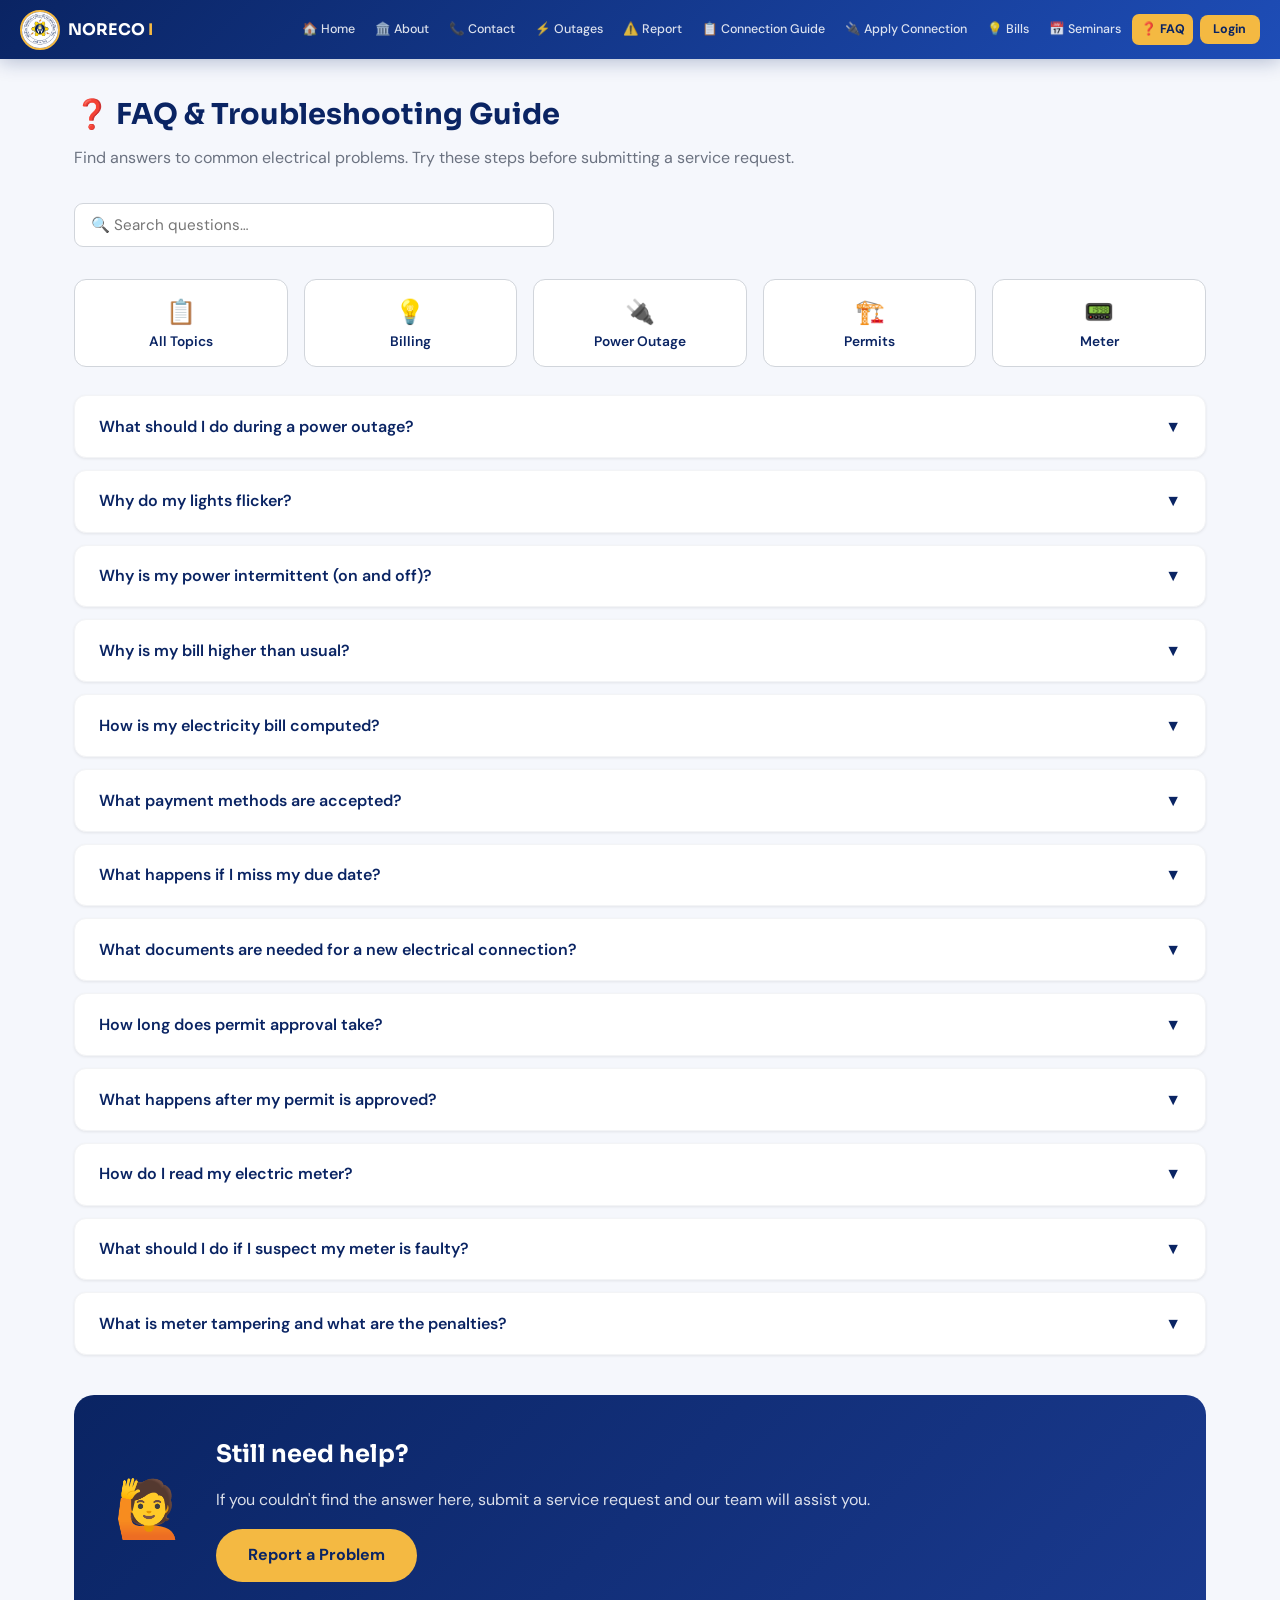
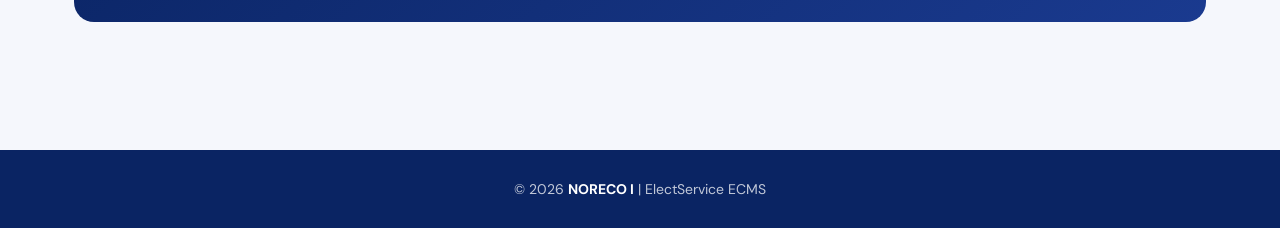
<file: faq.html>
<!DOCTYPE html>
<html lang="en">
<head>
  <meta charset="UTF-8">
  <meta name="viewport" content="width=device-width, initial-scale=1.0">
  <title>NORECO I – FAQ & Troubleshooting</title>
  <link rel="stylesheet" href="style.css">
</head>
<body>

<header>
  <a href="index.html" class="logo">
    <img src="assets/noreco-logo.jpeg" alt="NORECO I">
    <h2>NORECO <span>I</span></h2>
  </a>
  <nav>
    <a href="index.html">🏠 Home</a>
    <a href="about.html">🏛️ About</a>
    <a href="contact.html">📞 Contact</a>
    <a href="interruption.html">⚡ Outages</a>
    <a href="report.html">⚠️ Report</a>
 <a href="connection-guide.html"> 📋 Connection Guide</a>
       <a href="new-connection.html">🔌 Apply  Connection</a> <a href="bills.html">💡 Bills</a>
    <a href="seminar.html">📅 Seminars</a>
    <a href="faq.html">❓ FAQ</a>
    <a id="dashLink" href="dashboard.html" style="display:none">📊 Dashboard</a>
    <a id="adminLink" href="admin.html" style="display:none">🛡️ Admin</a>
    <a href="login.html" class="btn btn-gold" style="margin-left:.5rem" id="loginNavBtn">Login</a>
  </nav>
</header>

<div class="page-wrap">
  <h2 class="section-title">❓ FAQ & Troubleshooting Guide</h2>
  <p class="section-sub">Find answers to common electrical problems. Try these steps before submitting a service request.</p>

  <!-- Search -->
  <div class="form-group" style="max-width:480px;margin-bottom:2rem;">
    <input type="text" id="faqSearch" placeholder="🔍 Search questions…" oninput="filterFAQ()">
  </div>

  <!-- Categories -->
  <div class="action-strip" style="margin-bottom:1.75rem;">
    <button class="action-btn faq-cat-btn active" onclick="filterCat('all',this)">
      <span class="ab-icon">📋</span>All Topics
    </button>
    <button class="action-btn faq-cat-btn" onclick="filterCat('billing',this)">
      <span class="ab-icon">💡</span>Billing
    </button>
    <button class="action-btn faq-cat-btn" onclick="filterCat('outage',this)">
      <span class="ab-icon">🔌</span>Power Outage
    </button>
    <button class="action-btn faq-cat-btn" onclick="filterCat('permit',this)">
      <span class="ab-icon">🏗️</span>Permits
    </button>
    <button class="action-btn faq-cat-btn" onclick="filterCat('meter',this)">
      <span class="ab-icon">📟</span>Meter
    </button>
  </div>

  <div class="faq-list" id="faqList"></div>

  <!-- Still need help? -->
  <div class="about-strip" style="margin-top:2.5rem;">
    <span class="icon-big">🙋</span>
    <div>
      <h2>Still need help?</h2>
      <p>If you couldn't find the answer here, submit a service request and our team will assist you.</p>
      <a href="report.html" class="btn-primary" style="margin-top:1rem;display:inline-block;">Report a Problem</a>
    </div>
  </div>
</div>

<footer><p>&copy; 2026 <strong>NORECO I</strong> | ElectService ECMS</p></footer>
<script src="script.js"></script>
<script>
const faqs = [
  { cat:'outage', q:'What should I do during a power outage?', a:'First, check if your circuit breaker has tripped — reset it if needed. Check if your neighbors also have no power (if yes, it\'s a system-wide outage). Unplug sensitive appliances to prevent surge damage when power returns. If the outage persists after 2 hours, submit a report through our Report a Problem page.' },
  { cat:'outage', q:'Why do my lights flicker?', a:'Flickering lights are usually caused by loose wiring connections, a failing bulb, or voltage fluctuations. Try replacing the bulb first. If flickering continues across multiple fixtures or throughout the house, it may indicate a loose main connection — report it immediately as it can be a fire hazard.' },
  { cat:'outage', q:'Why is my power intermittent (on and off)?', a:'Intermittent power is commonly caused by a loose service drop connection, a failing meter socket, or issues with the distribution transformer in your area. Avoid using heavy appliances during this period. Submit a High urgency report so a technician can inspect your connection.' },
  { cat:'billing', q:'Why is my bill higher than usual?', a:'A sudden increase in your bill may be due to: added appliances or longer appliance usage, a malfunctioning appliance drawing extra power, a leaking electric water heater, or a possible meter issue. Review your appliance usage for the month. If you suspect a meter error, you may request a meter test at the NORECO I office.' },
  { cat:'billing', q:'How is my electricity bill computed?', a:'Your bill is based on kWh consumption (units used × rate per kWh) plus fixed charges such as distribution charge, transmission charge, system loss, taxes, and subsidies as mandated by ERC. The rate per kWh varies monthly based on generation costs. You can see a breakdown on your printed bill or at the office.' },
  { cat:'billing', q:'What payment methods are accepted?', a:'You can pay through GCash, Maya (PayMaya), BPI Online, UnionBank Online, or over the counter at the NORECO I office or authorized payment centers. Online payments through the ElectService portal are also accepted. Always keep your reference number as proof of payment.' },
  { cat:'billing', q:'What happens if I miss my due date?', a:'A surcharge (typically 2% of the unpaid amount) is added after the due date. If the bill remains unpaid after the disconnection notice period (usually 30 days), your service may be disconnected. You can still pay at the office to request reconnection, though a reconnection fee will apply.' },
  { cat:'permit', q:'What documents are needed for a new electrical connection?', a:'You will need: (1) Valid Government-issued ID, (2) Proof of property ownership or lease agreement, (3) Site development plan or electrical plan prepared by a licensed electrical engineer, (4) Barangay clearance. All documents can be uploaded through the Building Permit Application page.' },
  { cat:'permit', q:'How long does permit approval take?', a:'Standard processing takes 3–5 working days after complete document submission. Complex or commercial applications may take 7–10 days. You will receive an email notification once your permit is approved, rejected, or if additional documents are needed. Track your application status on the dashboard.' },
  { cat:'permit', q:'What happens after my permit is approved?', a:'Once approved, staff will schedule your electricity installation. A licensed NORECO I technician will be assigned to your property. You will be required to attend a safety seminar before installation day. Installation typically takes 1–3 days depending on the complexity of the connection.' },
  { cat:'meter', q:'How do I read my electric meter?', a:'For a digital meter, read the numbers from left to right ignoring the last red digit. Your monthly consumption is the current reading minus last month\'s reading. For an analog meter, read the dials from left to right — if the pointer is between two numbers, record the lower number.' },
  { cat:'meter', q:'What should I do if I suspect my meter is faulty?', a:'Do not attempt to tamper with or open the meter yourself — this is illegal. Instead, write down your current meter reading and take a photo. Submit a Meter Issue report through the Report a Problem page or visit the NORECO I office to request a formal meter test. A technician will inspect and replace the meter if defective.' },
  { cat:'meter', q:'What is meter tampering and what are the penalties?', a:'Meter tampering means illegally modifying the meter to reduce consumption readings. Under RA 7832 (Anti-Electricity Pilferage Act), this is punishable by imprisonment and fines. NORECO I conducts regular inspections. Report any suspected tampering in your area through our service request system.' },
];

let currentCat = 'all';

function renderFAQ(items) {
  const list = document.getElementById('faqList');
  if (!items.length) {
    list.innerHTML = '<p style="color:var(--gray-500);text-align:center;padding:2rem;">No results found. Try a different search term.</p>';
    return;
  }
  list.innerHTML = items.map((f, i) => `
    <div class="faq-item" id="faq${i}">
      <div class="faq-q" onclick="toggleFAQ('faq${i}')">
        <span>${f.q}</span>
        <span class="faq-arrow">▼</span>
      </div>
      <div class="faq-a">${f.a}</div>
    </div>
  `).join('');
}

function toggleFAQ(id) {
  const el = document.getElementById(id);
  el.classList.toggle('open');
}

function filterCat(cat, btn) {
  currentCat = cat;
  document.querySelectorAll('.faq-cat-btn').forEach(b => b.classList.remove('active'));
  btn.classList.add('active');
  applyFilters();
}

function filterFAQ() { applyFilters(); }

function applyFilters() {
  const q = document.getElementById('faqSearch').value.toLowerCase();
  let items = faqs;
  if (currentCat !== 'all') items = items.filter(f => f.cat === currentCat);
  if (q) items = items.filter(f => f.q.toLowerCase().includes(q) || f.a.toLowerCase().includes(q));
  renderFAQ(items);
}

renderFAQ(faqs);
</script>
</body>
</html>
</file>
<file: style.css>
@import url('https://fonts.googleapis.com/css2?family=DM+Sans:wght@300;400;500;600;700&family=Sora:wght@400;600;700;800&display=swap');
:root{--blue-deep:#0a2463;--blue-mid:#1e4db7;--blue-bright:#3a86ff;--blue-light:#e8f0fe;--gold:#f4b942;--gold-dark:#d4981e;--green:#22c55e;--red:#ef4444;--gray-700:#374151;--gray-500:#6b7280;--gray-300:#d1d5db;--gray-100:#f3f4f6;--white:#ffffff;--shadow-sm:0 1px 3px rgba(0,0,0,.08);--shadow-md:0 4px 16px rgba(10,36,99,.12);--shadow-lg:0 12px 40px rgba(10,36,99,.18);--radius:12px;--radius-lg:20px}
*,*::before,*::after{margin:0;padding:0;box-sizing:border-box}html{scroll-behavior:smooth}
body{font-family:'DM Sans',sans-serif;color:var(--gray-700);background:#f5f7fc;line-height:1.6}
header{position:sticky;top:0;z-index:100;background:linear-gradient(135deg,var(--blue-deep) 0%,var(--blue-mid) 100%);display:flex;align-items:center;justify-content:space-between;padding:.6rem 1.25rem;box-shadow:0 2px 20px rgba(10,36,99,.3)}
.logo{display:flex;align-items:center;gap:.5rem;text-decoration:none;flex-shrink:0}
.logo img{width:40px;height:40px;border-radius:50%;border:2px solid var(--gold);object-fit:cover;background:#fff}
.logo h2{font-family:'Sora',sans-serif;color:var(--white);font-size:1rem;font-weight:700;margin:0}
.logo span{color:var(--gold)}
nav{display:flex;align-items:center;gap:.15rem;flex-wrap:nowrap;overflow:visible}
nav a{color:rgba(255,255,255,.85);text-decoration:none;font-size:.78rem;font-weight:500;padding:.35rem .55rem;border-radius:7px;transition:all .2s;display:flex;align-items:center;gap:.25rem;white-space:nowrap}
nav a:hover{background:rgba(255,255,255,.15);color:var(--white)}
nav a.active{background:var(--gold);color:var(--blue-deep);font-weight:700}nav .btn-gold{padding:.3rem .85rem!important;font-size:.78rem!important;margin-left:.25rem!important}
/* ── DROPDOWN ── */
.nav-dropdown{position:relative;display:flex;align-items:center;}
.nav-dropdown-btn{color:rgba(255,255,255,.85);font-size:.78rem;font-weight:500;padding:.35rem .55rem;border-radius:7px;transition:all .2s;display:flex;align-items:center;gap:.25rem;white-space:nowrap;cursor:pointer;background:none;border:none;font-family:inherit;}
.nav-dropdown-btn:hover,.nav-dropdown:hover .nav-dropdown-btn{background:rgba(255,255,255,.15);color:#fff;}
.nav-dropdown-btn::after{content:'▾';font-size:.65rem;opacity:.7;margin-left:.1rem;}
.nav-dropdown-menu{display:none;position:absolute;top:calc(100% + .5rem);left:0;background:#fff;border:1px solid #e2e8f0;border-radius:12px;box-shadow:0 12px 40px rgba(0,0,0,.18);min-width:215px;z-index:9999;overflow:hidden;padding:.4rem 0;}
.nav-dropdown:hover .nav-dropdown-menu{display:block;}
.nav-dropdown-menu a{display:flex;align-items:center;gap:.6rem;padding:.65rem 1.1rem;font-size:.82rem;font-weight:500;color:#1e293b;text-decoration:none;transition:.15s;white-space:nowrap;}
.nav-dropdown-menu a:hover{background:#f1f5f9;color:#002060;}
.nav-dropdown-menu a .dd-icon{font-size:1rem;width:22px;text-align:center;flex-shrink:0;}
.nav-dropdown-divider{height:1px;background:#f1f5f9;margin:.3rem 0;}
.menu-toggle{display:none;background:none;border:none;cursor:pointer;padding:.4rem;flex-direction:column;gap:5px}
.menu-toggle span{display:block;width:24px;height:2px;background:var(--white);border-radius:2px;transition:all .3s}
.menu-toggle.open span:nth-child(1){transform:rotate(45deg) translate(5px,5px)}
.menu-toggle.open span:nth-child(2){opacity:0}
.menu-toggle.open span:nth-child(3){transform:rotate(-45deg) translate(5px,-5px)}
.page-wrap{max-width:1180px;margin:0 auto;padding:2rem 1.5rem}
.hero{position:relative;border-radius:var(--radius-lg);overflow:hidden;margin-bottom:3rem;min-height:400px;background:linear-gradient(135deg,var(--blue-deep) 0%,#1a5276 60%,#0d6efd 100%);display:flex;align-items:center}
.hero-bg{position:absolute;inset:0;background:url('assets/banner.jpg') center/cover no-repeat;opacity:.18}
.hero-content{position:relative;z-index:2;padding:3rem 4rem;color:var(--white)}
.hero-badge{display:inline-block;background:var(--gold);color:var(--blue-deep);font-size:.75rem;font-weight:700;letter-spacing:.08em;text-transform:uppercase;padding:.3rem .8rem;border-radius:50px;margin-bottom:1rem}
.hero-content h1{font-family:'Sora',sans-serif;font-size:2.3rem;font-weight:800;line-height:1.15;margin-bottom:1rem;max-width:560px}
.hero-content p{font-size:1rem;opacity:.85;margin-bottom:2rem;max-width:460px}
.hero-btns{display:flex;gap:1rem;flex-wrap:wrap}
.btn-primary{background:var(--gold);color:var(--blue-deep);font-weight:700;padding:.85rem 2rem;border-radius:50px;border:none;cursor:pointer;font-size:1rem;font-family:'DM Sans',sans-serif;transition:all .2s;text-decoration:none;display:inline-block}
.btn-primary:hover{background:var(--gold-dark);transform:translateY(-2px);box-shadow:0 8px 24px rgba(244,185,66,.4)}
.btn-outline{background:transparent;color:var(--white);border:2px solid rgba(255,255,255,.5);padding:.85rem 2rem;border-radius:50px;cursor:pointer;font-size:1rem;font-family:'DM Sans',sans-serif;font-weight:600;transition:all .2s;text-decoration:none;display:inline-block}
.btn-outline:hover{border-color:var(--white);background:rgba(255,255,255,.1)}
.section-title{font-family:'Sora',sans-serif;font-size:1.8rem;font-weight:700;color:var(--blue-deep);margin-bottom:.5rem}
.section-sub{color:var(--gray-500);margin-bottom:2rem}
.services-grid{display:grid;grid-template-columns:repeat(auto-fit,minmax(230px,1fr));gap:1.25rem;margin-bottom:3rem}
.svc-card{background:var(--white);border-radius:var(--radius);padding:1.75rem 1.5rem;box-shadow:var(--shadow-sm);border:1px solid var(--gray-100);transition:all .3s;cursor:pointer;text-decoration:none;color:inherit;display:block}
.svc-card:hover{transform:translateY(-6px);box-shadow:var(--shadow-lg);border-color:var(--blue-bright)}
.svc-icon{font-size:2.4rem;margin-bottom:1rem;display:block}
.svc-card h3{font-family:'Sora',sans-serif;color:var(--blue-deep);font-size:1rem;margin-bottom:.5rem}
.svc-card p{font-size:.88rem;color:var(--gray-500)}
.svc-arrow{color:var(--blue-bright);font-size:1.1rem;margin-top:.75rem;display:block}
.about-strip{background:linear-gradient(135deg,var(--blue-deep),#1a3a8f);color:var(--white);border-radius:var(--radius-lg);padding:2.5rem;margin-bottom:3rem;display:flex;gap:2rem;align-items:center;flex-wrap:wrap}
.about-strip .icon-big{font-size:3.5rem;flex-shrink:0}
.about-strip h2{font-family:'Sora',sans-serif;font-size:1.5rem;margin-bottom:.75rem}
.about-strip p{opacity:.85;line-height:1.7}
.stats-grid{display:grid;grid-template-columns:repeat(auto-fit,minmax(190px,1fr));gap:1.25rem;margin-bottom:2rem}
.stat-card{background:var(--white);border-radius:var(--radius);padding:1.5rem;box-shadow:var(--shadow-sm);border-left:4px solid var(--blue-bright)}
.stat-card.gold{border-left-color:var(--gold)}.stat-card.green{border-left-color:var(--green)}.stat-card.red{border-left-color:var(--red)}
.stat-label{font-size:.8rem;color:var(--gray-500);text-transform:uppercase;letter-spacing:.06em;font-weight:600;margin-bottom:.4rem}
.stat-number{font-family:'Sora',sans-serif;font-size:1.9rem;font-weight:800;color:var(--blue-deep)}
.table-wrap{background:var(--white);border-radius:var(--radius);overflow:hidden;box-shadow:var(--shadow-sm);margin-bottom:2rem;overflow-x:auto}
.table-head{padding:1.1rem 1.5rem;border-bottom:1px solid var(--gray-100);display:flex;align-items:center;justify-content:space-between;flex-wrap:wrap;gap:.5rem}
.table-head h3{font-family:'Sora',sans-serif;color:var(--blue-deep);font-size:1rem}
table{width:100%;border-collapse:collapse;min-width:480px}
thead tr{background:var(--blue-deep)}
thead th{color:var(--white);padding:.85rem 1rem;text-align:left;font-size:.78rem;font-weight:600;letter-spacing:.05em;text-transform:uppercase;white-space:nowrap}
tbody tr{border-bottom:1px solid var(--gray-100);transition:background .15s}
tbody tr:hover{background:var(--blue-light)}
tbody tr:last-child{border-bottom:none}
td{padding:.8rem 1rem;font-size:.86rem;color:var(--gray-700)}
.badge{display:inline-block;padding:.22rem .65rem;border-radius:50px;font-size:.74rem;font-weight:700;text-transform:uppercase;letter-spacing:.04em}
.badge.paid{background:#dcfce7;color:#166534}.badge.pending{background:#fef9c3;color:#854d0e}
.badge.overdue{background:#fee2e2;color:#991b1b}.badge.approved{background:#dcfce7;color:#166534}
.badge.rejected{background:#fee2e2;color:#991b1b}.badge.review{background:#dbeafe;color:#1e40af}
.badge.scheduled{background:#f3e8ff;color:#6b21a8}
.btn{display:inline-flex;align-items:center;gap:.4rem;padding:.55rem 1.1rem;border-radius:8px;border:none;cursor:pointer;font-family:'DM Sans',sans-serif;font-size:.875rem;font-weight:600;transition:all .2s;text-decoration:none}
.btn-blue{background:var(--blue-mid);color:var(--white)}.btn-blue:hover{background:var(--blue-deep)}
.btn-green{background:var(--green);color:var(--white)}.btn-green:hover{background:#16a34a}
.btn-red{background:var(--red);color:var(--white)}.btn-red:hover{background:#dc2626}
.btn-ghost{background:var(--gray-100);color:var(--gray-700)}.btn-ghost:hover{background:var(--gray-300)}
.btn-gold{background:var(--gold);color:var(--blue-deep);font-weight:700}.btn-gold:hover{background:var(--gold-dark)}
.btn-full{width:100%;justify-content:center;padding:.85rem;font-size:1rem;border-radius:10px}
.pay-btn{background:var(--green);color:var(--white);border:none;padding:.45rem 1rem;border-radius:7px;font-weight:600;font-size:.85rem;cursor:pointer;transition:all .2s}
.pay-btn:hover{background:#16a34a;transform:translateY(-1px)}
.small-btn{background:var(--blue-mid);color:var(--white);border:none;padding:.32rem .75rem;border-radius:6px;font-size:.76rem;font-weight:600;cursor:pointer;margin:.12rem;transition:background .2s;white-space:nowrap}
.small-btn:hover{background:var(--blue-deep)}.small-btn.danger{background:var(--red)}.small-btn.danger:hover{background:#dc2626}.small-btn.success{background:var(--green)}.small-btn.success:hover{background:#16a34a}
.form-card{background:var(--white);border-radius:var(--radius-lg);padding:2.5rem;box-shadow:var(--shadow-md);max-width:720px;margin:0 auto}
.form-title{font-family:'Sora',sans-serif;font-size:1.5rem;font-weight:700;color:var(--blue-deep);margin-bottom:.4rem}
.form-subtitle{color:var(--gray-500);margin-bottom:2rem;font-size:.95rem}
.form-info{background:var(--blue-light);padding:1rem 1.25rem;border-radius:9px;margin-bottom:1.75rem;border-left:4px solid var(--blue-bright);font-size:.9rem;color:var(--blue-mid)}
.form-row{display:grid;grid-template-columns:1fr 1fr;gap:1.25rem}
.form-group{margin-bottom:1.25rem}
.form-group label{display:block;font-weight:600;font-size:.875rem;color:var(--blue-deep);margin-bottom:.4rem}
.form-group input,.form-group textarea,.form-group select{width:100%;padding:.7rem 1rem;border:1.5px solid var(--gray-300);border-radius:9px;font-family:'DM Sans',sans-serif;font-size:.95rem;color:var(--gray-700);transition:border-color .2s,box-shadow .2s;background:var(--white)}
.form-group input:focus,.form-group textarea:focus,.form-group select:focus{outline:none;border-color:var(--blue-bright);box-shadow:0 0 0 3px rgba(58,134,255,.15)}
.form-group textarea{resize:vertical;min-height:90px}
.form-group input[type="file"]{padding:.5rem;background:var(--gray-100)}
span.error{color:var(--red);font-size:.8rem;margin-top:.25rem;display:block}
.success-box{background:#f0fdf4;border:1px solid #bbf7d0;color:#166534;padding:1.5rem;border-radius:var(--radius);margin-top:1.5rem}
.success-box h3{font-family:'Sora',sans-serif;margin-bottom:.5rem}
.hidden{display:none !important}
.bill-summary-bar{background:linear-gradient(135deg,var(--blue-deep),var(--blue-mid));color:var(--white);border-radius:var(--radius);padding:1.5rem 2rem;display:flex;gap:2rem;flex-wrap:wrap;align-items:center;margin-bottom:2rem}
.bill-summary-bar .sum-item{flex:1;min-width:130px}
.bill-summary-bar .sum-label{font-size:.78rem;opacity:.75;text-transform:uppercase;letter-spacing:.06em}
.bill-summary-bar .sum-value{font-family:'Sora',sans-serif;font-size:1.4rem;font-weight:700}
.action-strip{display:flex;gap:1rem;flex-wrap:wrap;margin-bottom:2rem}
.action-btn{flex:1;min-width:130px;background:var(--white);border:1.5px solid var(--gray-300);border-radius:var(--radius);padding:1rem .9rem;cursor:pointer;text-align:center;font-family:'DM Sans',sans-serif;font-size:.86rem;font-weight:600;color:var(--blue-deep);transition:all .2s}
.action-btn:hover{border-color:var(--blue-bright);background:var(--blue-light);transform:translateY(-2px);box-shadow:var(--shadow-md)}
.action-btn.active-tab{border-color:var(--blue-mid);background:var(--blue-light)}
.action-btn .ab-icon{font-size:1.5rem;display:block;margin-bottom:.3rem}
.login-page{min-height:100vh;background:linear-gradient(135deg,var(--blue-deep),#1a4db7);display:flex;align-items:center;justify-content:center;padding:2rem;position:relative;overflow:hidden}
.login-page::before{content:'';position:absolute;inset:0;background:radial-gradient(ellipse at 20% 50%,rgba(244,185,66,.08) 0%,transparent 60%),radial-gradient(ellipse at 80% 20%,rgba(58,134,255,.1) 0%,transparent 50%)}
.login-card{background:var(--white);border-radius:var(--radius-lg);padding:2.5rem;width:100%;max-width:440px;box-shadow:var(--shadow-lg);position:relative;z-index:1}
.login-logo{text-align:center;margin-bottom:1.75rem}
.login-logo img{width:88px;height:88px;border-radius:50%;border:3px solid var(--gold);object-fit:cover;background:#fff}
.login-logo h2{font-family:'Sora',sans-serif;color:var(--blue-deep);font-size:1.5rem;margin:.5rem 0 .2rem}
.login-logo p{color:var(--gray-500);font-size:.88rem}
.role-tabs{display:flex;gap:.5rem;margin-bottom:1.75rem;background:var(--gray-100);border-radius:9px;padding:.35rem}
.role-tab{flex:1;padding:.5rem;border:none;border-radius:7px;font-family:'DM Sans',sans-serif;font-size:.85rem;font-weight:600;cursor:pointer;transition:all .2s;color:var(--gray-500);background:transparent}
.role-tab.active{background:var(--white);color:var(--blue-deep);box-shadow:var(--shadow-sm)}
.forgot-link{text-align:right;margin-top:-.5rem;margin-bottom:1.25rem}
.forgot-link a{font-size:.85rem;color:var(--blue-bright);text-decoration:none}
.signup-link{text-align:center;margin-top:1.25rem;font-size:.88rem;color:var(--gray-500)}
.signup-link a{color:var(--blue-bright);text-decoration:none;font-weight:600}
.access-denied{background:#fee2e2;border:1px solid #fecaca;border-radius:var(--radius);padding:3rem;text-align:center;margin:2rem auto;max-width:500px}
.access-denied h2{font-family:'Sora',sans-serif;color:var(--red);margin-bottom:.75rem}
.access-denied p{color:#7f1d1d;margin-bottom:1.5rem}
.problem-grid{display:grid;grid-template-columns:repeat(auto-fit,minmax(140px,1fr));gap:.9rem;margin-bottom:1.5rem}
.problem-type-btn{background:var(--white);border:2px solid var(--gray-300);border-radius:var(--radius);padding:1rem .9rem;cursor:pointer;text-align:center;transition:all .2s;font-family:'DM Sans',sans-serif}
.problem-type-btn:hover,.problem-type-btn.selected{border-color:var(--blue-bright);background:var(--blue-light)}
.problem-type-btn .pt-icon{font-size:1.8rem;display:block;margin-bottom:.4rem}
.problem-type-btn span{font-size:.83rem;font-weight:600;color:var(--blue-deep)}
.faq-list{display:flex;flex-direction:column;gap:.75rem}
.faq-item{background:var(--white);border-radius:var(--radius);border:1px solid var(--gray-100);overflow:hidden;box-shadow:var(--shadow-sm)}
.faq-q{display:flex;justify-content:space-between;align-items:center;padding:1.1rem 1.5rem;cursor:pointer;font-weight:600;color:var(--blue-deep);transition:background .2s}
.faq-q:hover{background:var(--blue-light)}
.faq-q .faq-arrow{transition:transform .3s;font-size:1rem}
.faq-item.open .faq-arrow{transform:rotate(180deg)}
.faq-a{padding:0 1.5rem;max-height:0;overflow:hidden;transition:all .35s ease;color:var(--gray-700);font-size:.92rem;line-height:1.7}
.faq-item.open .faq-a{padding:1rem 1.5rem;max-height:400px}
.seminar-cards{display:grid;grid-template-columns:repeat(auto-fit,minmax(260px,1fr));gap:1.25rem;margin-bottom:2rem}
.seminar-card{background:var(--white);border-radius:var(--radius);padding:1.5rem;box-shadow:var(--shadow-sm);border:1.5px solid var(--gray-100);transition:all .25s}
.seminar-card:hover{border-color:var(--blue-bright);box-shadow:var(--shadow-md)}
.seminar-date{display:inline-block;background:var(--blue-deep);color:var(--white);font-size:.78rem;font-weight:700;padding:.3rem .75rem;border-radius:50px;margin-bottom:.75rem}
.seminar-card h3{font-family:'Sora',sans-serif;color:var(--blue-deep);margin-bottom:.4rem;font-size:1rem}
.seminar-card p{font-size:.88rem;color:var(--gray-500);margin-bottom:1rem}
.seminar-meta{display:flex;gap:.9rem;font-size:.82rem;color:var(--gray-500);margin-bottom:.75rem;flex-wrap:wrap}
.seminar-meta span{display:flex;align-items:center;gap:.3rem}
.star-rating{display:flex;gap:.35rem;flex-direction:row-reverse;justify-content:flex-end}
.star-rating label{font-size:1.75rem;cursor:pointer;color:var(--gray-300);transition:color .15s}
.star-rating input[type="radio"]{display:none}
.star-rating label:hover,.star-rating label:hover~label,.star-rating input:checked~label{color:var(--gold)}
.toast{position:fixed;bottom:2rem;right:2rem;z-index:9999;padding:1rem 1.5rem;border-radius:var(--radius);font-weight:600;font-size:.9rem;box-shadow:var(--shadow-lg);animation:slideInToast .3s ease;max-width:340px;display:flex;align-items:center;gap:.75rem}
.toast.success{background:#f0fdf4;color:#166534;border:1px solid #bbf7d0}
.toast.error{background:#fef2f2;color:#991b1b;border:1px solid #fecaca}
.toast.info{background:var(--blue-light);color:var(--blue-deep);border:1px solid #bfdbfe}
@keyframes slideInToast{from{opacity:0;transform:translateY(20px)}to{opacity:1;transform:translateY(0)}}
footer{background:var(--blue-deep);color:rgba(255,255,255,.75);text-align:center;padding:1.75rem;font-size:.875rem;margin-top:3rem}
footer strong{color:var(--white)}
.modal-overlay{position:fixed;inset:0;background:rgba(0,0,0,.5);z-index:500;display:flex;align-items:center;justify-content:center;padding:1.5rem}
.modal-overlay.hidden{display:none}
.modal-box{background:var(--white);border-radius:var(--radius-lg);padding:2.25rem;max-width:520px;width:100%;box-shadow:var(--shadow-lg);max-height:90vh;overflow-y:auto}
.modal-box h3{font-family:'Sora',sans-serif;color:var(--blue-deep);margin-bottom:1rem;font-size:1.25rem}
.modal-close{float:right;background:none;border:none;font-size:1.5rem;cursor:pointer;color:var(--gray-500);margin-top:-.5rem;line-height:1}
.report-filter-bar{background:var(--white);border-radius:var(--radius);padding:1.5rem;margin-bottom:1.5rem;box-shadow:var(--shadow-sm);display:flex;gap:1rem;flex-wrap:wrap;align-items:flex-end}
.report-filter-bar .form-group{margin-bottom:0;flex:1;min-width:160px}
.tag-btn{background:var(--gray-100);border:1.5px solid var(--gray-300);border-radius:50px;padding:.35rem .85rem;font-size:.85rem;font-weight:600;cursor:pointer;transition:all .2s;font-family:'DM Sans',sans-serif;color:var(--gray-700)}
.tag-btn.selected{background:var(--blue-light);border-color:var(--blue-bright);color:var(--blue-deep)}
@media(max-width:1180px){nav{display:none;flex-direction:column;position:absolute;top:100%;left:0;right:0;background:var(--blue-deep);padding:1rem;gap:.5rem;box-shadow:0 8px 20px rgba(0,0,0,.2);z-index:99}nav.open{display:flex}nav a{width:100%;padding:.7rem 1rem;border-radius:8px}.nav-dropdown{width:100%;flex-direction:column;align-items:flex-start;}.nav-dropdown-btn{width:100%;padding:.7rem 1rem;border-radius:8px;color:rgba(255,255,255,.85);text-align:left;}.nav-dropdown-menu{display:block!important;position:static!important;transform:none!important;background:rgba(255,255,255,.08);border:none;border-radius:8px;box-shadow:none;margin-top:.25rem;padding:.25rem 0;min-width:unset;}.nav-dropdown-menu a{color:rgba(255,255,255,.85);padding:.55rem 1.25rem;}.nav-dropdown-menu a:hover{background:rgba(255,255,255,.15);color:#fff;}.nav-dropdown-btn::after{display:none;}.menu-toggle{display:flex}header{position:relative}.hero-content{padding:2rem 1.5rem}.hero-content h1{font-size:1.8rem}.form-row{grid-template-columns:1fr}.page-wrap{padding:1.25rem 1rem}.about-strip{flex-direction:column;text-align:center}}
@media(max-width:600px){.stats-grid{grid-template-columns:repeat(2,1fr)}.hero-btns{flex-direction:column}.action-strip{flex-direction:column}.bill-summary-bar{gap:1rem}.problem-grid{grid-template-columns:repeat(2,1fr)}}
@media(max-width:400px){.stats-grid{grid-template-columns:1fr}.problem-grid{grid-template-columns:repeat(2,1fr)}}
/* ── GLOBAL TOAST NOTIFICATIONS ── */
.toast {
  position: fixed;
  bottom: 24px;
  right: 24px;
  background-color: #1e293b;
  color: #f8fafc;
  padding: 12px 20px;
  border-radius: 8px;
  font-family: 'DM Sans', sans-serif;
  font-size: 0.9rem;
  font-weight: 500;
  display: flex;
  align-items: center;
  gap: 10px;
  box-shadow: 0 10px 25px rgba(0, 0, 0, 0.2);
  z-index: 9999;
  opacity: 1;
  animation: slideInUp 0.4s cubic-bezier(0.16, 1, 0.3, 1) forwards;
}

/* Toast Color Variations */
.toast.success { border-left: 4px solid #10b981; }
.toast.error { border-left: 4px solid #ef4444; }
.toast.info { border-left: 4px solid #3b82f6; }

.toast span {
  font-size: 1.1rem;
}

@keyframes slideInUp {
  from { transform: translateY(100%); opacity: 0; }
  to { transform: translateY(0); opacity: 1; }
}

@media (max-width: 600px) {
  .toast {
    bottom: 16px;
    right: 16px;
    left: 16px;
    justify-content: center;
  }
}
</file>
